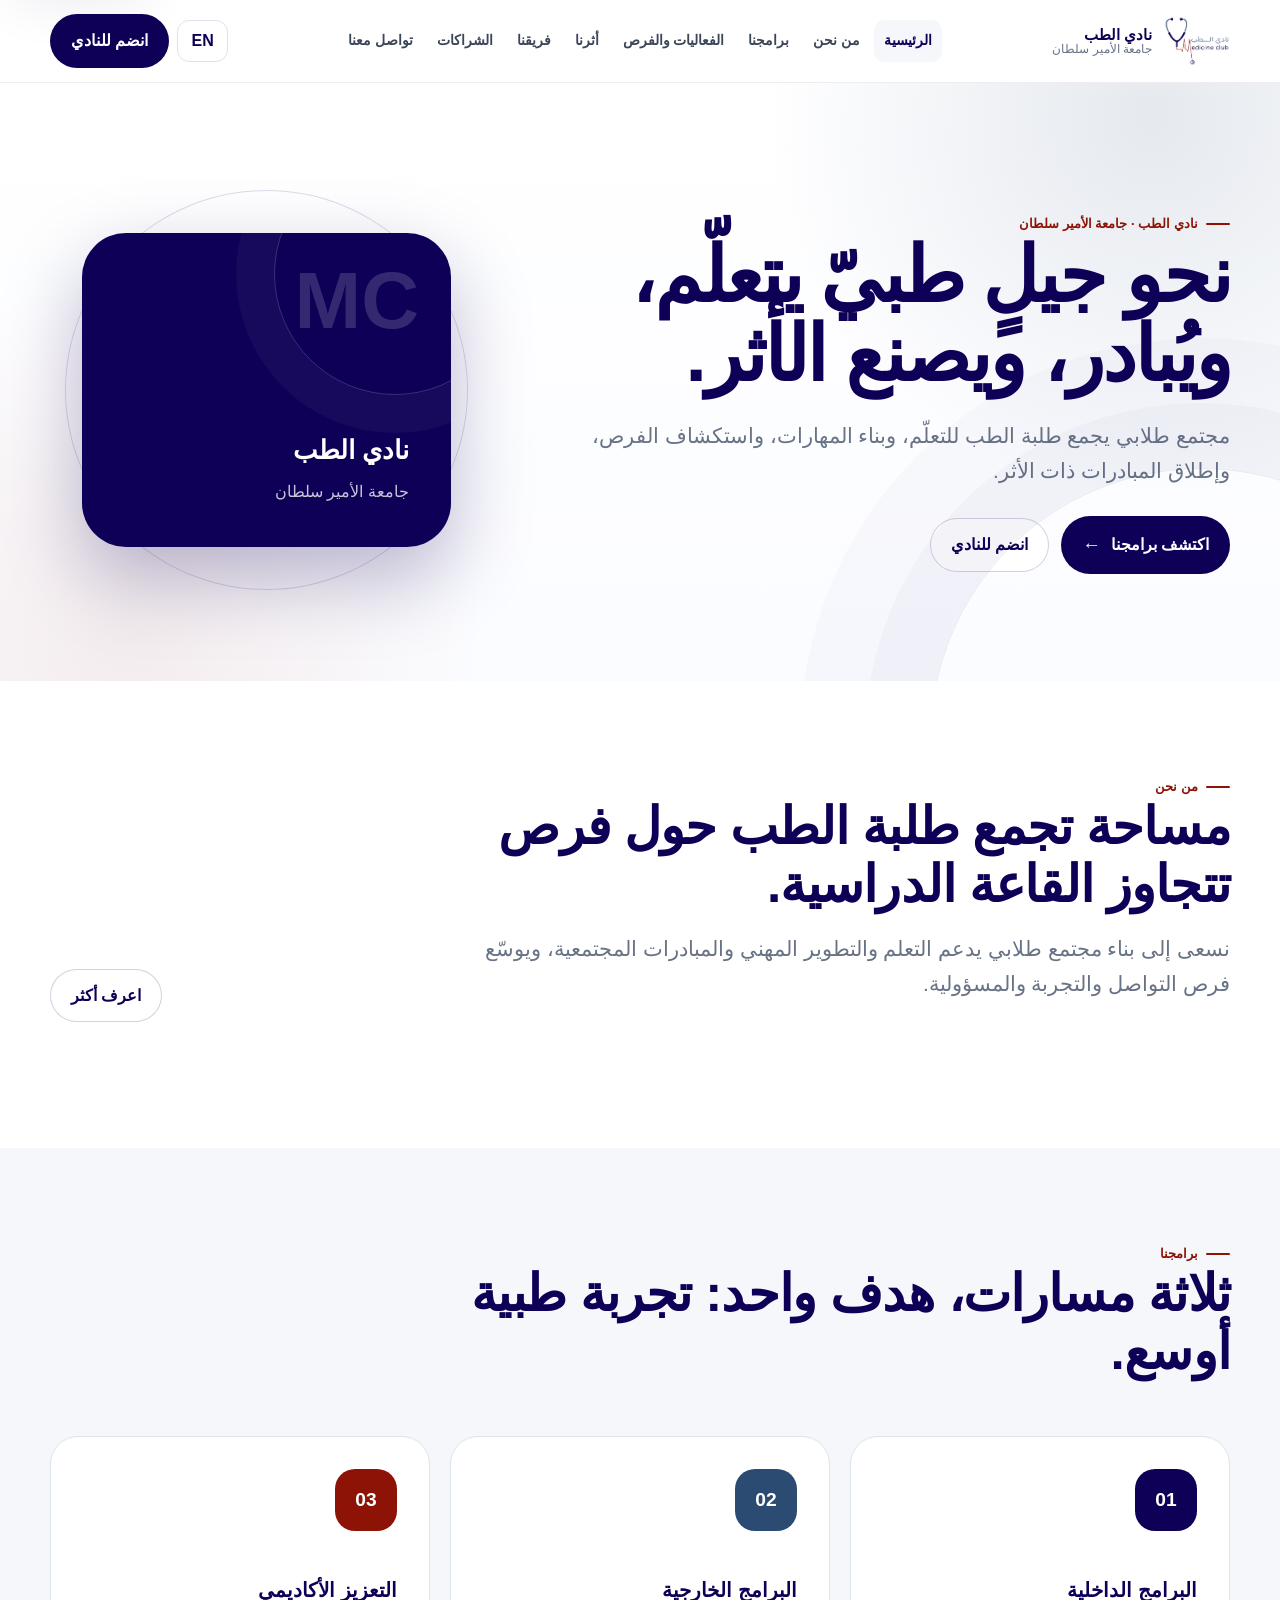
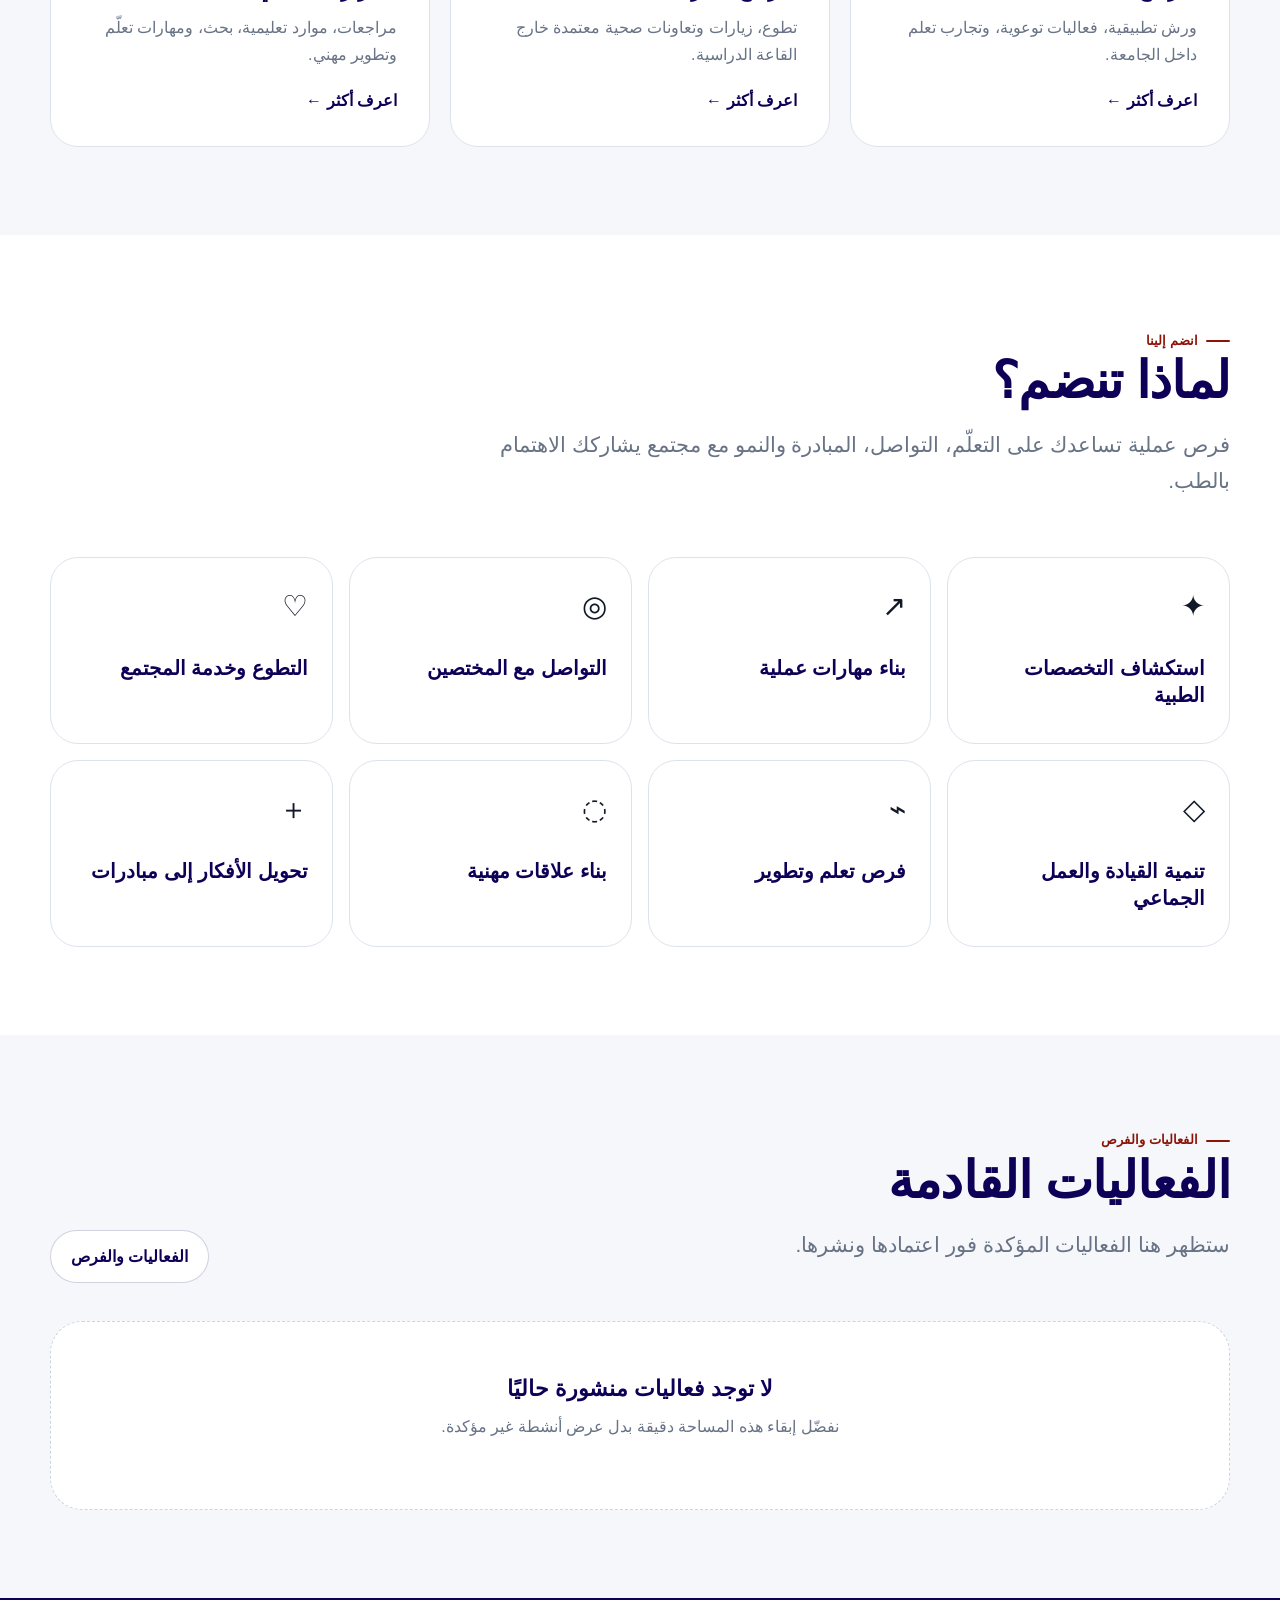
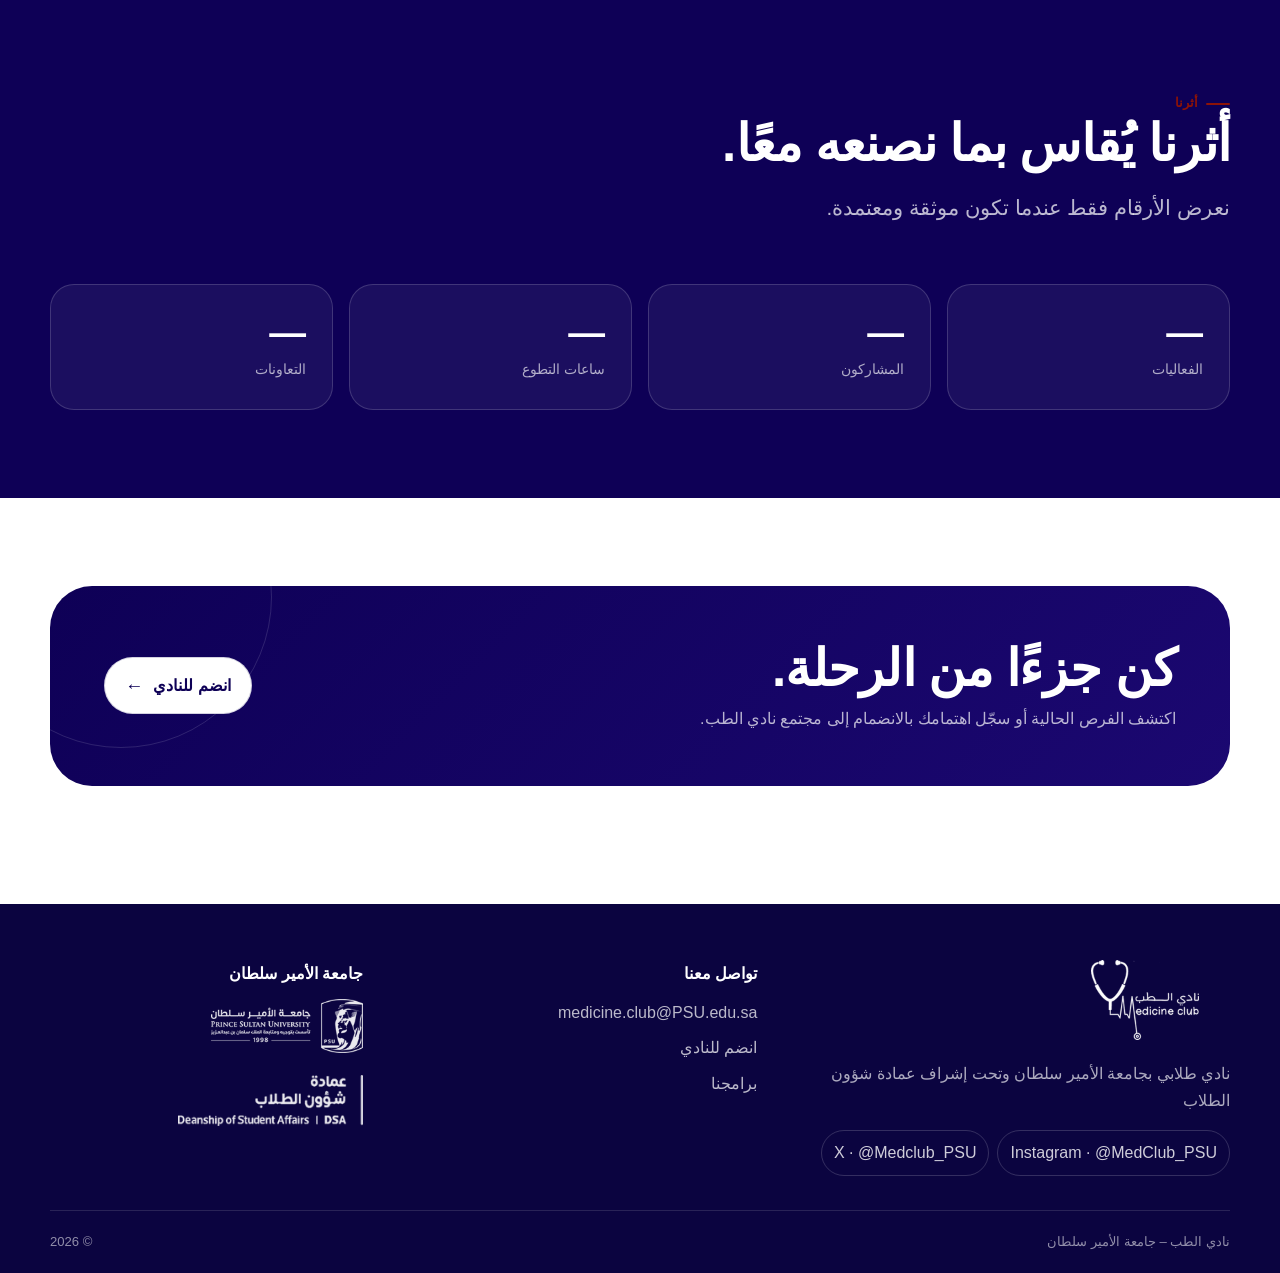
<file: index.html>
<!doctype html>
<html lang="ar" dir="rtl">
<head>
<meta charset="utf-8">
<meta name="viewport" content="width=device-width, initial-scale=1">
<title>Medicine Club | نادي الطب</title>
<meta name="description" content="Medicine Club at Prince Sultan University — a student-led community for medical learning, professional growth, volunteering and community impact.">
<meta name="theme-color" content="#0E0056">
<link rel="icon" type="image/webp" href="assets/mc-logo-color.webp">
<link rel="stylesheet" href="assets/styles.css">
</head>
<body data-page="home">
<a class="skip-link" href="#main">Skip to content</a>
<div id="header"></div>
<main id="main" tabindex="-1"></main>
<div id="footer"></div>
<script src="assets/config.js"></script>
<script src="assets/site.js"></script>
</body>
</html>
</file>
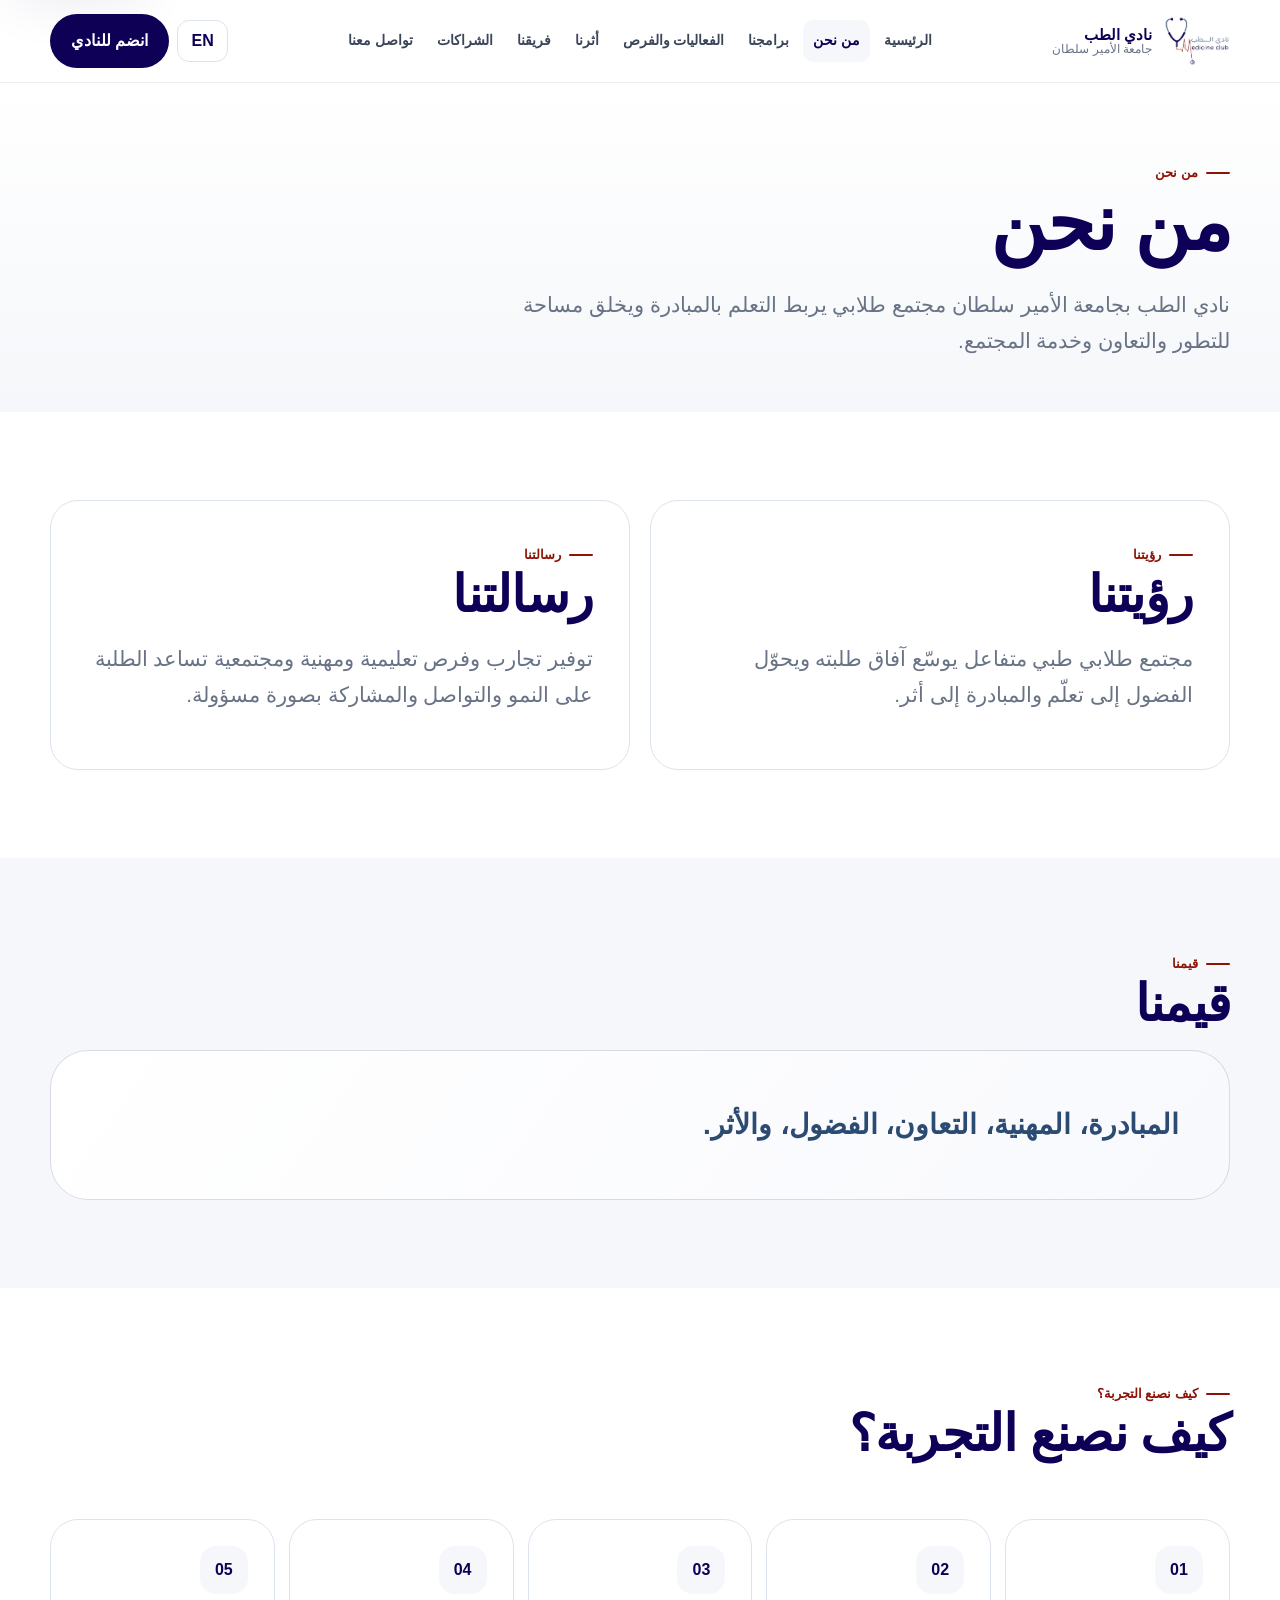
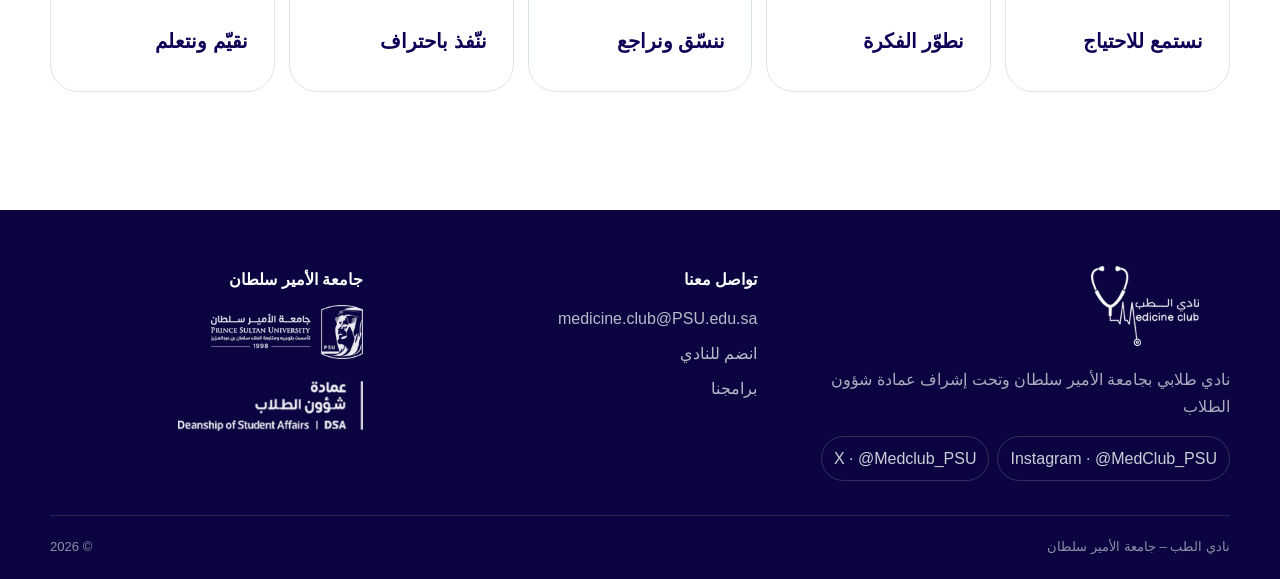
<file: about.html>
<!doctype html>
<html lang="ar" dir="rtl">
<head>
<meta charset="utf-8">
<meta name="viewport" content="width=device-width, initial-scale=1">
<title>About Us | من نحن</title>
<meta name="description" content="Medicine Club at Prince Sultan University — a student-led community for medical learning, professional growth, volunteering and community impact.">
<meta name="theme-color" content="#0E0056">
<link rel="icon" type="image/webp" href="assets/mc-logo-color.webp">
<link rel="stylesheet" href="assets/styles.css">
</head>
<body data-page="about">
<a class="skip-link" href="#main">Skip to content</a>
<div id="header"></div>
<main id="main" tabindex="-1"></main>
<div id="footer"></div>
<script src="assets/config.js"></script>
<script src="assets/site.js"></script>
</body>
</html>
</file>
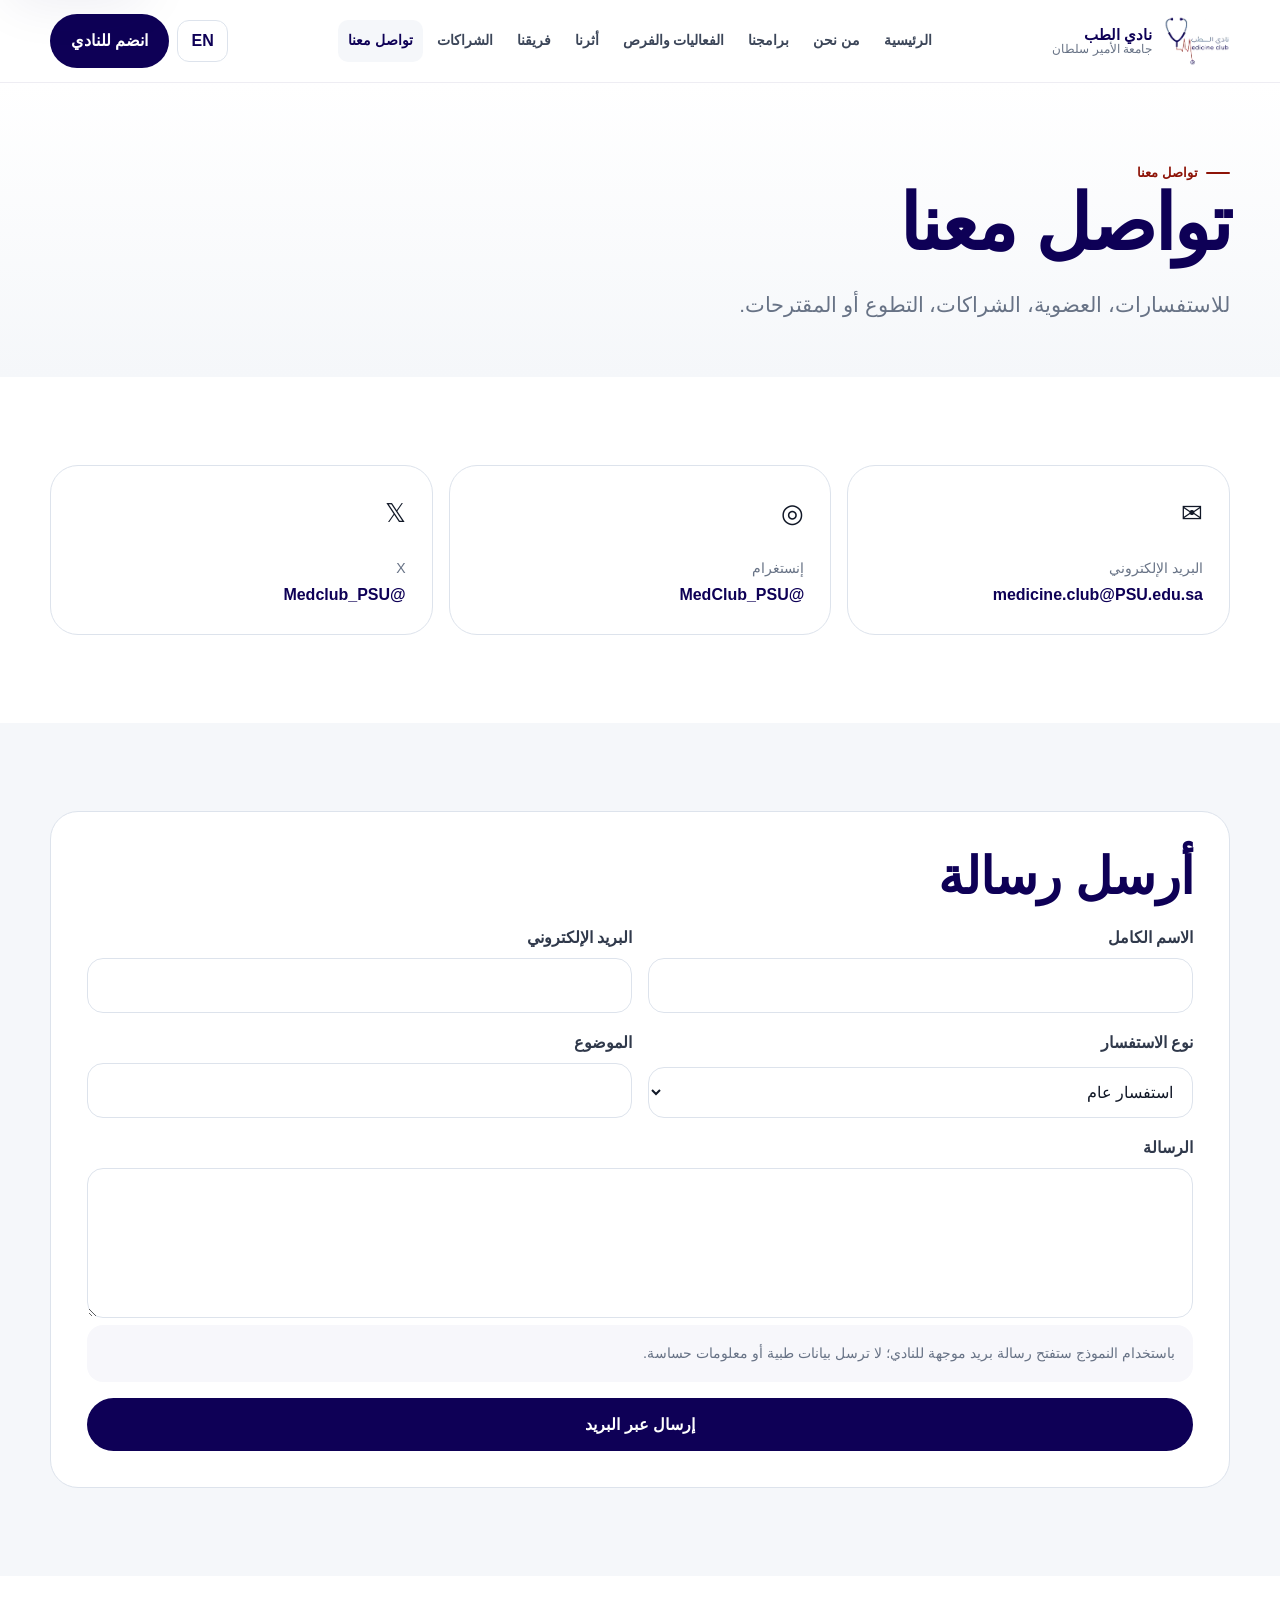
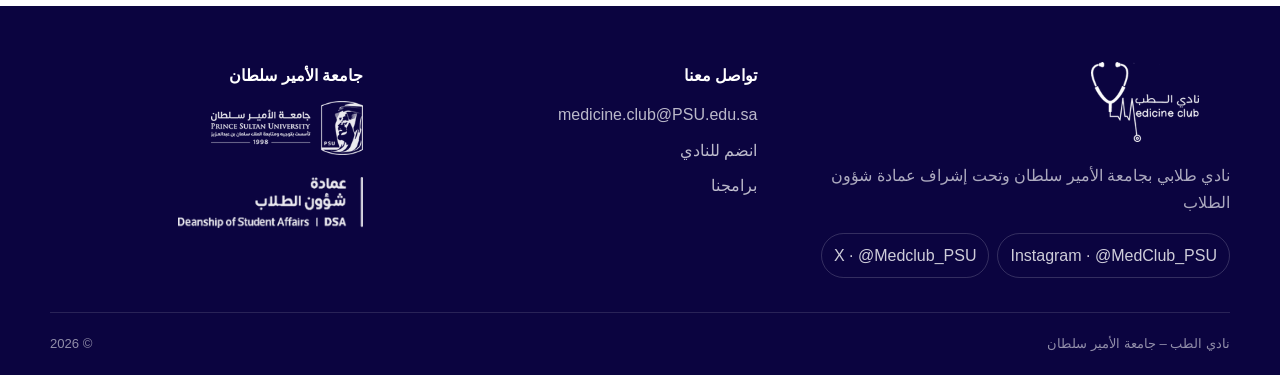
<file: contact.html>
<!doctype html>
<html lang="ar" dir="rtl">
<head>
<meta charset="utf-8">
<meta name="viewport" content="width=device-width, initial-scale=1">
<title>Contact Us | تواصل معنا</title>
<meta name="description" content="Medicine Club at Prince Sultan University — a student-led community for medical learning, professional growth, volunteering and community impact.">
<meta name="theme-color" content="#0E0056">
<link rel="icon" type="image/webp" href="assets/mc-logo-color.webp">
<link rel="stylesheet" href="assets/styles.css">
</head>
<body data-page="contact">
<a class="skip-link" href="#main">Skip to content</a>
<div id="header"></div>
<main id="main" tabindex="-1"></main>
<div id="footer"></div>
<script src="assets/config.js"></script>
<script src="assets/site.js"></script>
</body>
</html>
</file>
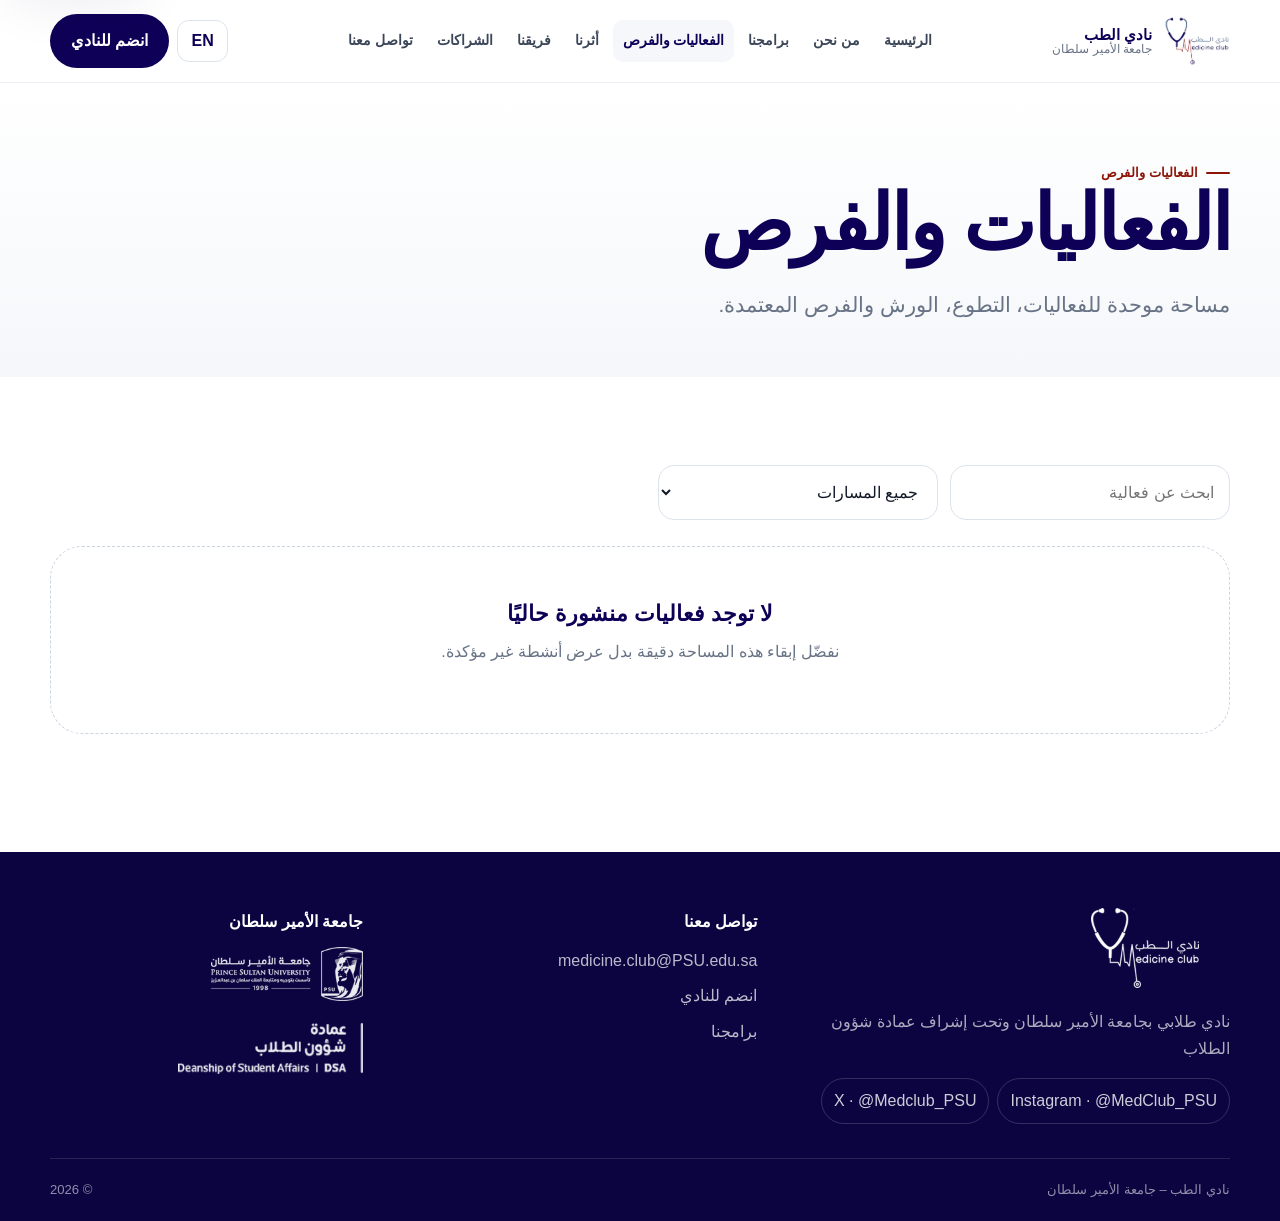
<file: events.html>
<!doctype html>
<html lang="ar" dir="rtl">
<head>
<meta charset="utf-8">
<meta name="viewport" content="width=device-width, initial-scale=1">
<title>Events & Opportunities | الفعاليات والفرص</title>
<meta name="description" content="Medicine Club at Prince Sultan University — a student-led community for medical learning, professional growth, volunteering and community impact.">
<meta name="theme-color" content="#0E0056">
<link rel="icon" type="image/webp" href="assets/mc-logo-color.webp">
<link rel="stylesheet" href="assets/styles.css">
</head>
<body data-page="events">
<a class="skip-link" href="#main">Skip to content</a>
<div id="header"></div>
<main id="main" tabindex="-1"></main>
<div id="footer"></div>
<script src="assets/config.js"></script>
<script src="assets/site.js"></script>
</body>
</html>
</file>
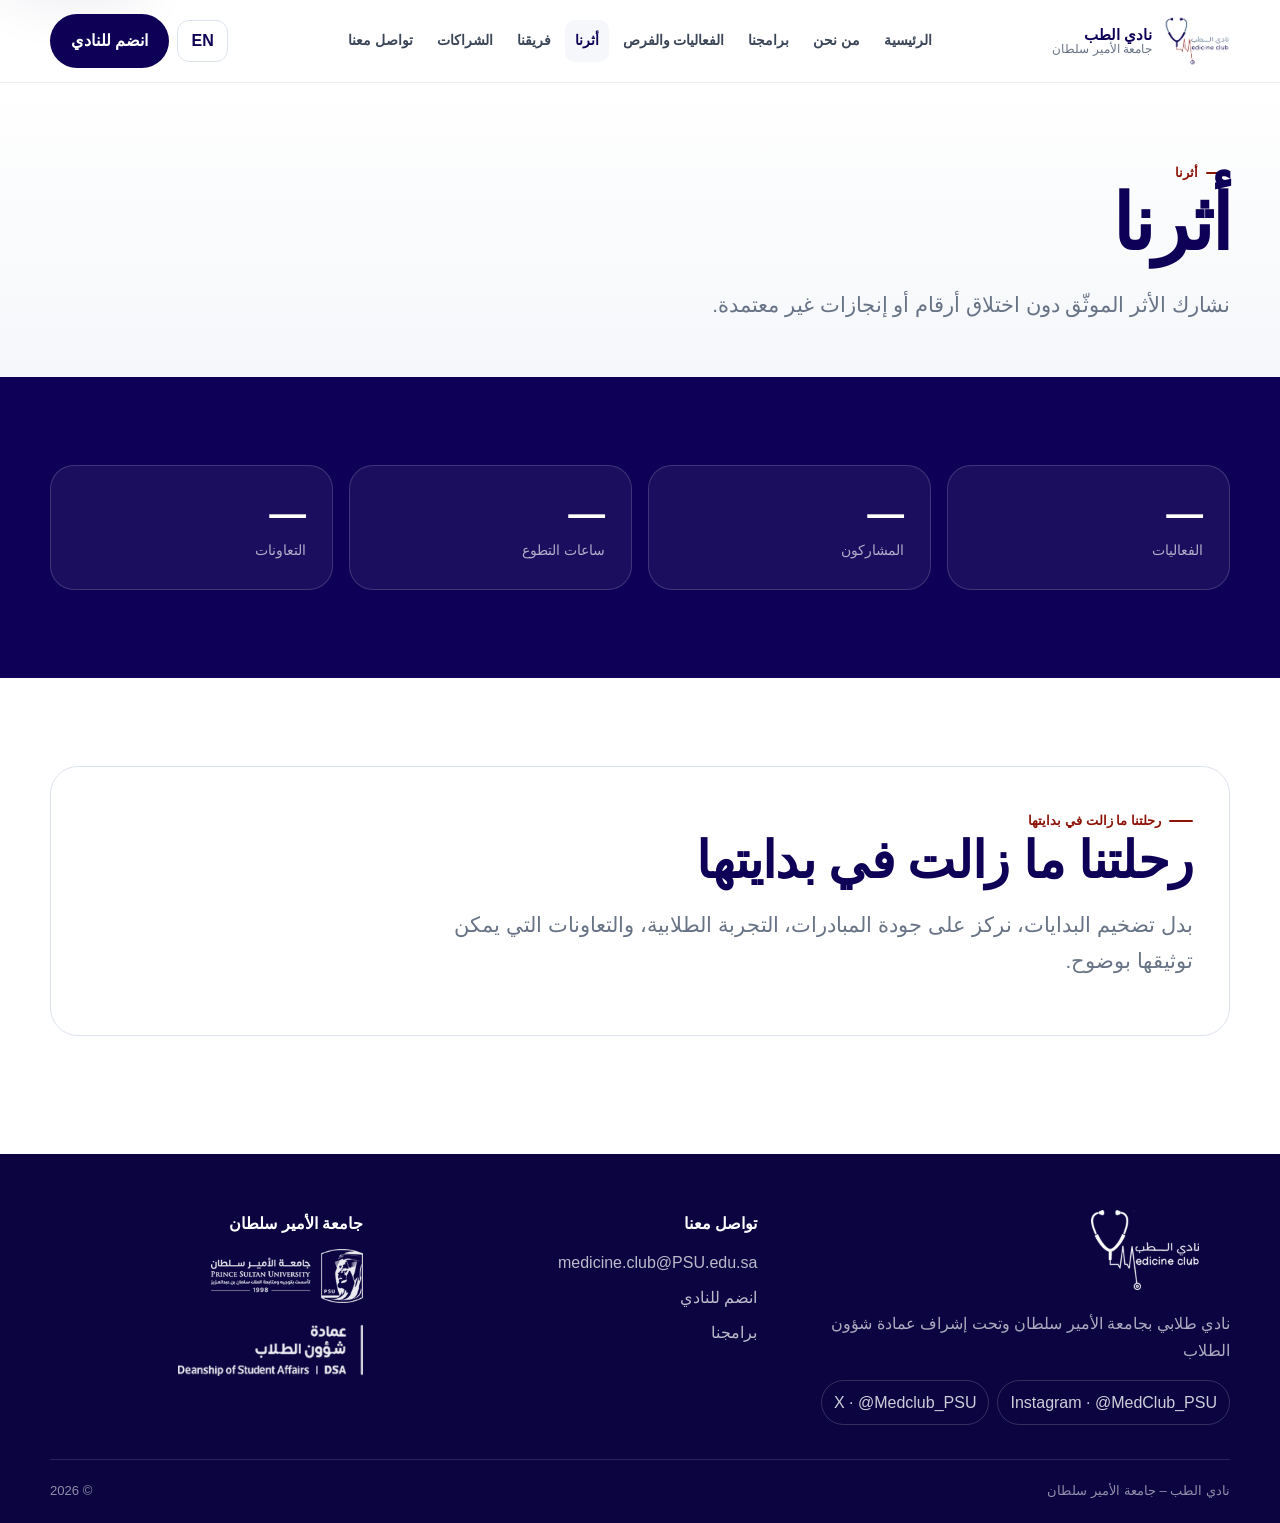
<file: impact.html>
<!doctype html>
<html lang="ar" dir="rtl">
<head>
<meta charset="utf-8">
<meta name="viewport" content="width=device-width, initial-scale=1">
<title>Our Impact | أثرنا</title>
<meta name="description" content="Medicine Club at Prince Sultan University — a student-led community for medical learning, professional growth, volunteering and community impact.">
<meta name="theme-color" content="#0E0056">
<link rel="icon" type="image/webp" href="assets/mc-logo-color.webp">
<link rel="stylesheet" href="assets/styles.css">
</head>
<body data-page="impact">
<a class="skip-link" href="#main">Skip to content</a>
<div id="header"></div>
<main id="main" tabindex="-1"></main>
<div id="footer"></div>
<script src="assets/config.js"></script>
<script src="assets/site.js"></script>
</body>
</html>
</file>
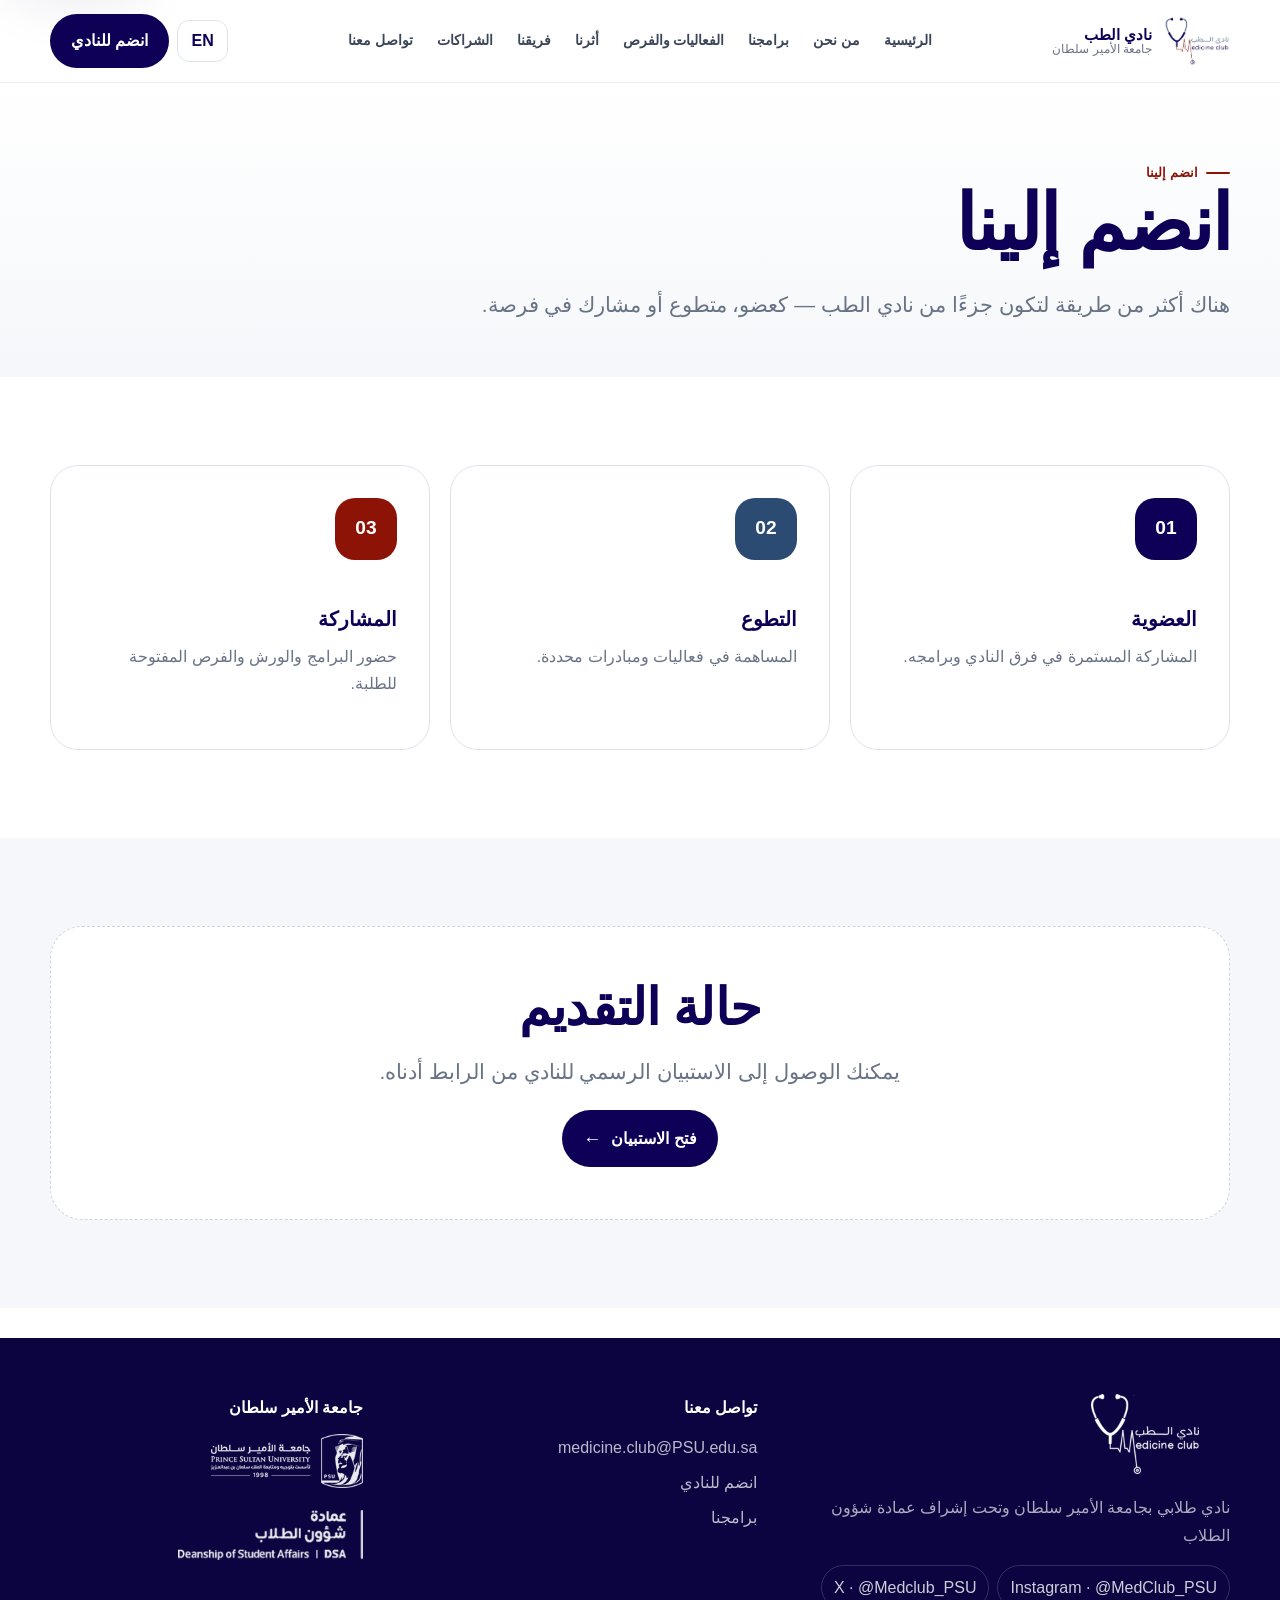
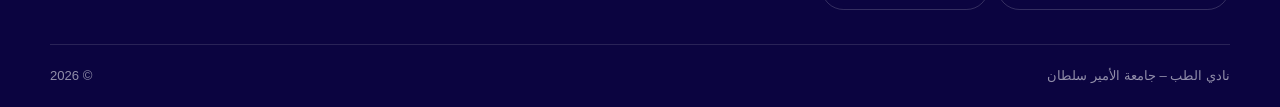
<file: join.html>
<!doctype html>
<html lang="ar" dir="rtl">
<head>
<meta charset="utf-8">
<meta name="viewport" content="width=device-width, initial-scale=1">
<title>Join Us | انضم إلينا</title>
<meta name="description" content="Medicine Club at Prince Sultan University — a student-led community for medical learning, professional growth, volunteering and community impact.">
<meta name="theme-color" content="#0E0056">
<link rel="icon" type="image/webp" href="assets/mc-logo-color.webp">
<link rel="stylesheet" href="assets/styles.css">
</head>
<body data-page="join">
<a class="skip-link" href="#main">Skip to content</a>
<div id="header"></div>
<main id="main" tabindex="-1"></main>
<div id="footer"></div>
<script src="assets/config.js"></script>
<script src="assets/site.js"></script>
</body>
</html>
</file>
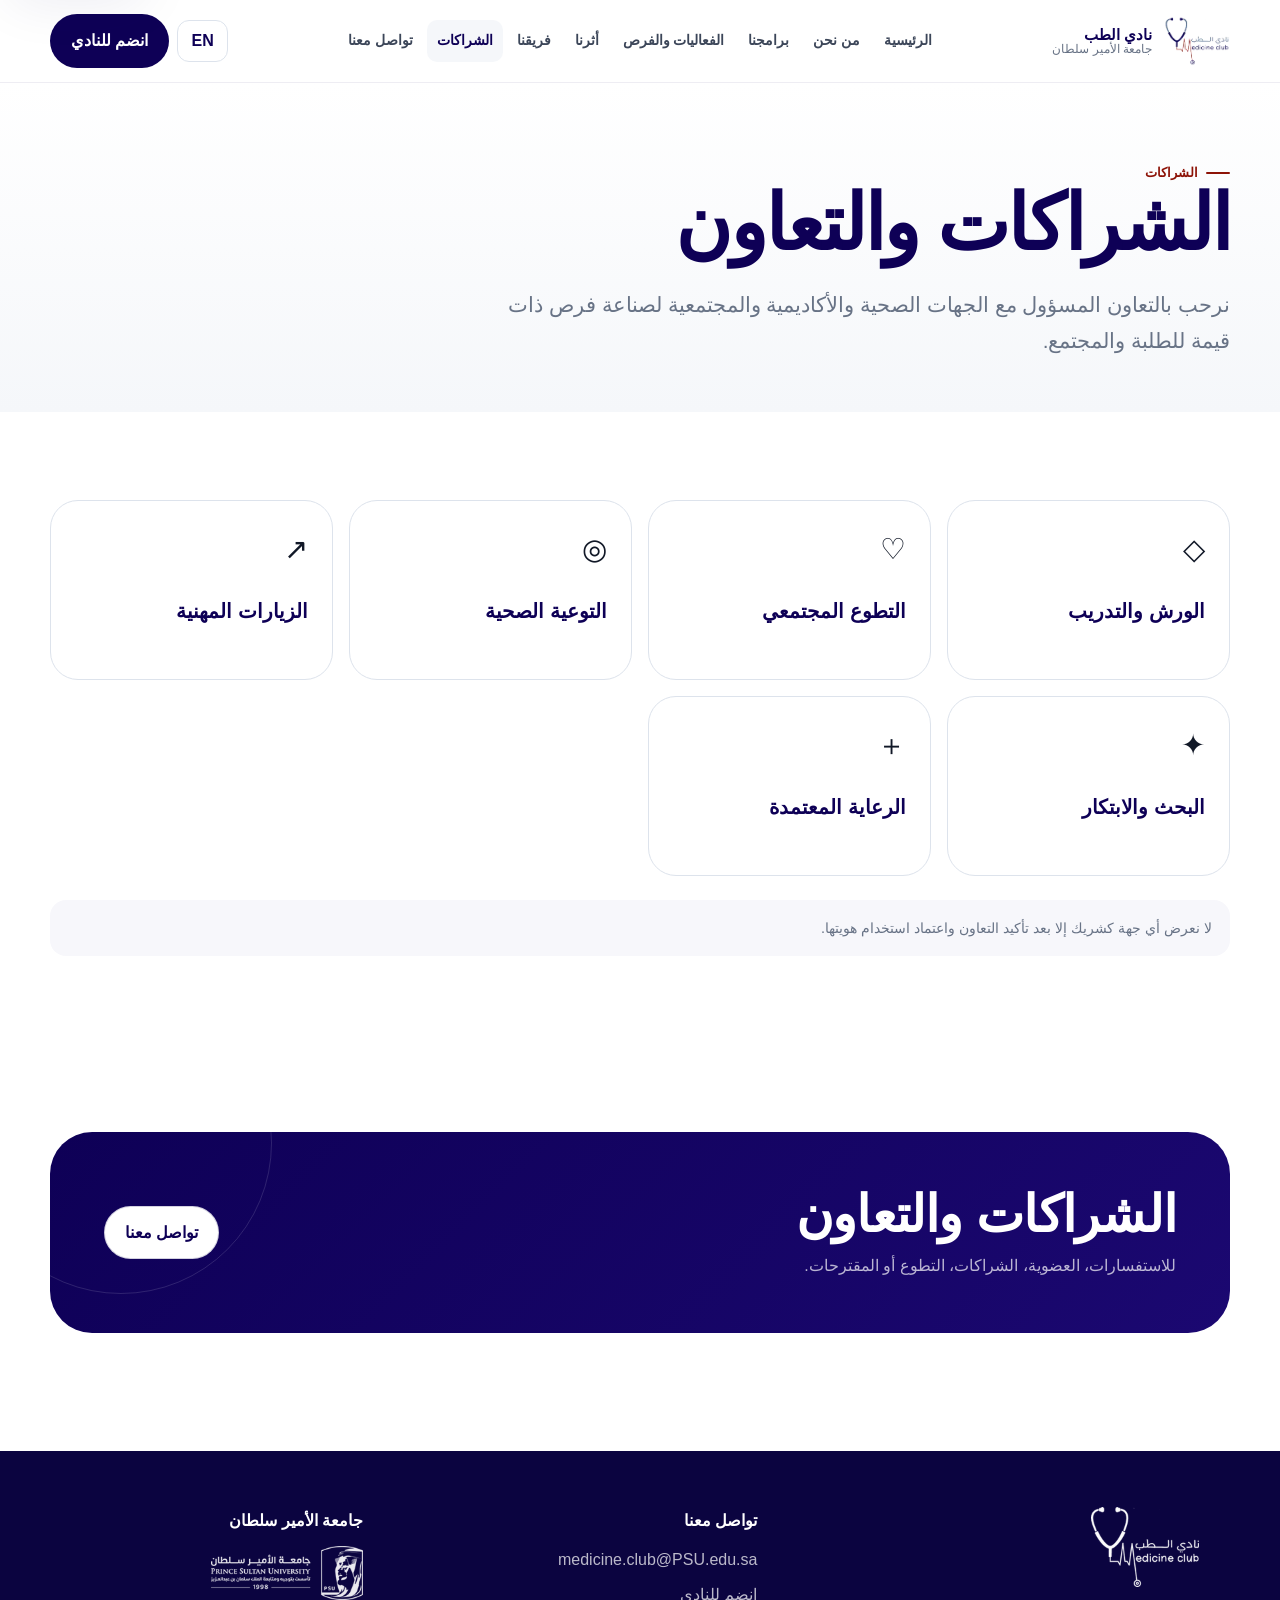
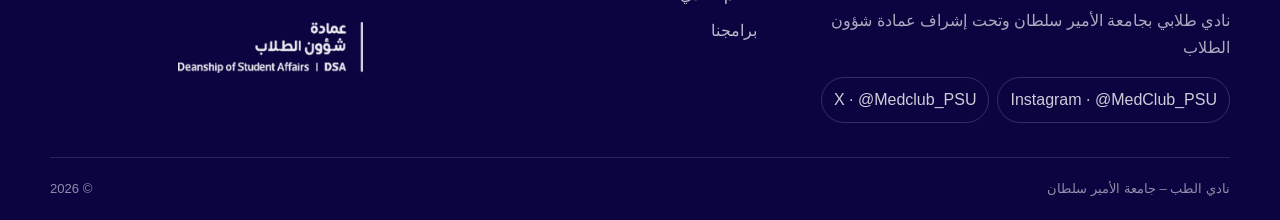
<file: partners.html>
<!doctype html>
<html lang="ar" dir="rtl">
<head>
<meta charset="utf-8">
<meta name="viewport" content="width=device-width, initial-scale=1">
<title>Partners & Collaborations | الشراكات والتعاون</title>
<meta name="description" content="Medicine Club at Prince Sultan University — a student-led community for medical learning, professional growth, volunteering and community impact.">
<meta name="theme-color" content="#0E0056">
<link rel="icon" type="image/webp" href="assets/mc-logo-color.webp">
<link rel="stylesheet" href="assets/styles.css">
</head>
<body data-page="partners">
<a class="skip-link" href="#main">Skip to content</a>
<div id="header"></div>
<main id="main" tabindex="-1"></main>
<div id="footer"></div>
<script src="assets/config.js"></script>
<script src="assets/site.js"></script>
</body>
</html>
</file>
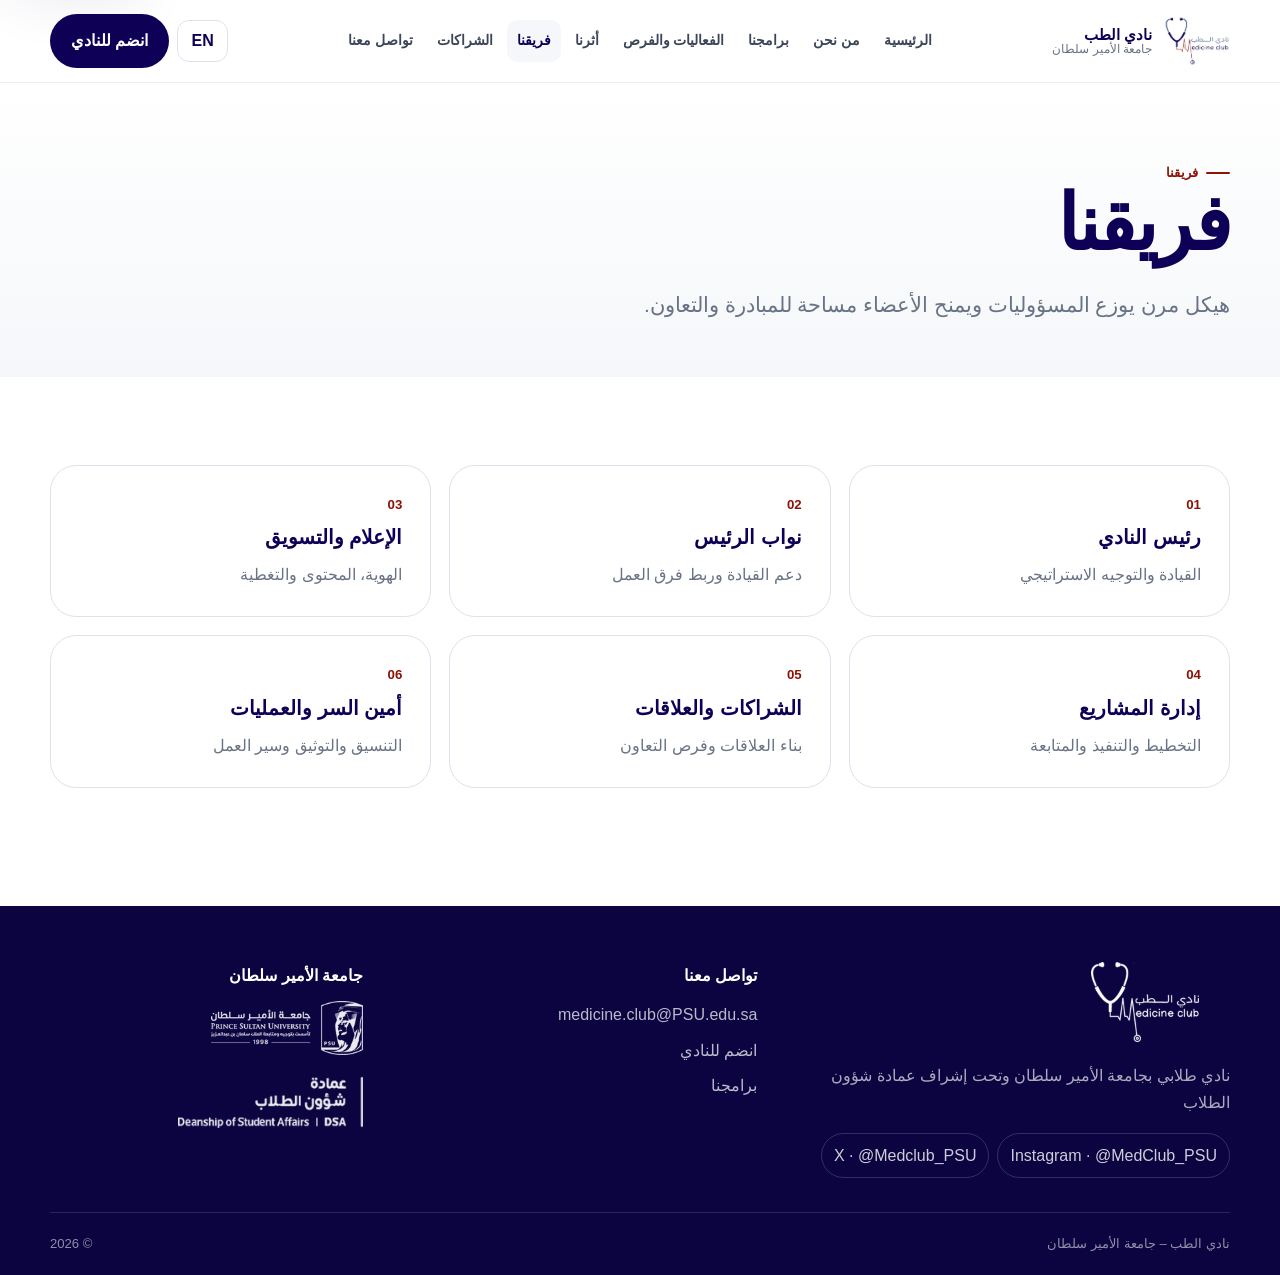
<file: team.html>
<!doctype html>
<html lang="ar" dir="rtl">
<head>
<meta charset="utf-8">
<meta name="viewport" content="width=device-width, initial-scale=1">
<title>Our Team | فريقنا</title>
<meta name="description" content="Medicine Club at Prince Sultan University — a student-led community for medical learning, professional growth, volunteering and community impact.">
<meta name="theme-color" content="#0E0056">
<link rel="icon" type="image/webp" href="assets/mc-logo-color.webp">
<link rel="stylesheet" href="assets/styles.css">
</head>
<body data-page="team">
<a class="skip-link" href="#main">Skip to content</a>
<div id="header"></div>
<main id="main" tabindex="-1"></main>
<div id="footer"></div>
<script src="assets/config.js"></script>
<script src="assets/site.js"></script>
</body>
</html>
</file>
<file: assets/styles.css>
:root{
  --indigo:#0E0056;--blue:#2C4B73;--red:#8D1307;--ink:#111827;--muted:#687386;
  --mist:#F5F7FA;--white:#fff;--line:#DDE3EC;--soft:#EEF2F7;--radius:28px;
  --shadow:0 18px 55px rgba(14,0,86,.09);--shadow2:0 12px 32px rgba(14,0,86,.12);
  --container:min(1180px,calc(100% - 40px));--ease:cubic-bezier(.2,.8,.2,1)
}
*{box-sizing:border-box}
html{scroll-behavior:smooth}
body{margin:0;background:#fff;color:var(--ink);font-family:"Montserrat","Segoe UI",Tahoma,Arial,sans-serif;line-height:1.7;-webkit-font-smoothing:antialiased}
html[dir="rtl"] body{font-family:"Arial","Tahoma","Segoe UI",sans-serif}
a{color:inherit;text-decoration:none}
img{max-width:100%;display:block}
button,input,select,textarea{font:inherit}
button,a{ -webkit-tap-highlight-color:transparent}
.skip-link{position:fixed;top:10px;left:10px;z-index:9999;background:#fff;color:var(--indigo);padding:10px 14px;border-radius:12px;transform:translateY(-160%);box-shadow:var(--shadow)}
.skip-link:focus{transform:none}
.container{width:var(--container);margin-inline:auto}
.section{padding:88px 0}
.section-sm{padding:56px 0}
.eyebrow{display:inline-flex;align-items:center;gap:8px;color:var(--red);font-weight:800;font-size:.82rem;letter-spacing:.07em;text-transform:uppercase}
html[dir="rtl"] .eyebrow{letter-spacing:0}
.eyebrow:before{content:"";width:24px;height:2px;background:currentColor;border-radius:99px}
h1,h2,h3,p{margin-top:0}
h1{font-size:clamp(2.7rem,6vw,5.4rem);line-height:1.03;letter-spacing:-.045em;margin-bottom:24px;color:var(--indigo)}
html[dir="rtl"] h1{letter-spacing:-.025em}
h2{font-size:clamp(2rem,4vw,3.5rem);line-height:1.12;letter-spacing:-.035em;color:var(--indigo);margin-bottom:18px}
html[dir="rtl"] h2{letter-spacing:-.015em}
h3{font-size:1.25rem;line-height:1.35;color:var(--indigo);margin-bottom:10px}
.lead{font-size:clamp(1.08rem,1.8vw,1.3rem);color:var(--muted);max-width:760px}
.muted{color:var(--muted)}
.center{text-align:center}
.center .lead{margin-inline:auto}
.kicker{font-size:.9rem;font-weight:800;color:var(--blue)}
.btn{display:inline-flex;align-items:center;justify-content:center;gap:10px;min-height:50px;padding:12px 20px;border-radius:999px;border:1px solid transparent;font-weight:800;transition:transform .25s var(--ease),box-shadow .25s var(--ease),background .25s,color .25s,border-color .25s;cursor:pointer}
.btn:hover,.btn:focus-visible{transform:translateY(-2px);box-shadow:0 10px 24px rgba(14,0,86,.15)}
.btn-primary{background:var(--indigo);color:#fff}
.btn-primary:hover{background:#18006f}
.btn-secondary{background:#fff;color:var(--indigo);border-color:rgba(14,0,86,.18)}
.btn-ghost{color:var(--indigo);padding-inline:10px}
.btn-arrow{font-size:1.15em;transition:transform .2s}
html[dir="rtl"] .btn:hover .btn-arrow{transform:translateX(-4px)}
html[dir="ltr"] .btn:hover .btn-arrow{transform:translateX(4px)}
.actions{display:flex;gap:12px;flex-wrap:wrap;align-items:center}
.site-header{position:sticky;top:0;z-index:1000;background:rgba(255,255,255,.88);backdrop-filter:blur(18px);border-bottom:1px solid rgba(14,0,86,.07)}
.nav{height:82px;display:flex;align-items:center;gap:24px}
.brand{display:flex;align-items:center;gap:12px;flex:0 0 auto}
.brand img{height:50px;width:auto;object-fit:contain}
.brand-copy{display:flex;flex-direction:column;line-height:1.15}
.brand-copy strong{color:var(--indigo);font-size:.95rem}
.brand-copy span{color:var(--muted);font-size:.72rem}
.nav-links{display:flex;gap:4px;align-items:center;margin-inline:auto}
.nav-link{padding:9px 10px;border-radius:10px;font-weight:700;font-size:.86rem;color:#3c4659;transition:.2s}
.nav-link:hover,.nav-link.active{background:var(--mist);color:var(--indigo)}
.nav-actions{display:flex;align-items:center;gap:8px}
.lang-btn,.menu-btn{border:1px solid var(--line);background:#fff;color:var(--indigo);height:42px;padding:0 13px;border-radius:12px;font-weight:800;cursor:pointer}
.menu-btn{width:44px;padding:0;display:none}
.mobile-panel{display:none;padding:0 0 20px}
.mobile-panel.open{display:grid;gap:6px}
.mobile-panel .nav-link{display:block;padding:12px}
.hero{position:relative;overflow:hidden;padding:92px 0 76px;background:
 radial-gradient(circle at 90% 5%,rgba(44,75,115,.12),transparent 30%),
 radial-gradient(circle at 10% 92%,rgba(141,19,7,.07),transparent 28%),
 linear-gradient(180deg,#fff,#fbfcff)}
.hero:after{content:"";position:absolute;inset:auto -15% -55% auto;width:540px;height:540px;border:1px solid rgba(14,0,86,.08);border-radius:50%;box-shadow:0 0 0 65px rgba(14,0,86,.025),0 0 0 130px rgba(14,0,86,.018)}
.hero-grid{display:grid;grid-template-columns:1.22fr .78fr;gap:70px;align-items:center}
.hero h1 span{color:var(--red)}
.hero-copy p{margin-bottom:28px}
.hero-art{position:relative;min-height:430px}
.orbit{position:absolute;inset:15px;border:1px solid rgba(14,0,86,.14);border-radius:50%;animation:spin 30s linear infinite}
.orbit:before,.orbit:after{content:"";position:absolute;width:14px;height:14px;background:var(--red);border-radius:50%}
.orbit:before{top:15%;left:8%}.orbit:after{right:8%;bottom:18%;background:var(--blue)}
.hero-card{position:absolute;inset:58px 32px;background:var(--indigo);border-radius:44px;color:#fff;padding:42px;box-shadow:0 30px 80px rgba(14,0,86,.28);display:flex;flex-direction:column;justify-content:flex-end;overflow:hidden}
.hero-card:before{content:"";position:absolute;width:240px;height:240px;border:1px solid rgba(255,255,255,.18);border-radius:50%;top:-80px;right:-65px;box-shadow:0 0 0 38px rgba(255,255,255,.035)}
.hero-card .mark{font-size:5rem;line-height:1;font-weight:900;opacity:.16;position:absolute;top:28px;inset-inline-start:32px}
.hero-card h3{color:#fff;font-size:1.6rem}
.hero-card p{color:rgba(255,255,255,.77);margin-bottom:0}
@keyframes spin{to{transform:rotate(360deg)}}
.section-head{display:flex;justify-content:space-between;gap:40px;align-items:flex-end;margin-bottom:38px}
.section-head>div:first-child{max-width:760px}
.cards{display:grid;grid-template-columns:repeat(3,1fr);gap:20px}
.card,.panel,.feature,.contact-card,.benefit,.timeline-item{position:relative;overflow:hidden;border:1px solid var(--line);background:#fff;border-radius:var(--radius);transition:transform .32s var(--ease),box-shadow .32s var(--ease),border-color .32s,opacity .25s}
.card:before,.panel:before,.contact-card:before,.benefit:before{content:"";position:absolute;inset:0;pointer-events:none;background:radial-gradient(380px circle at var(--mx,50%) var(--my,50%),rgba(14,0,86,.055),transparent 50%);opacity:0;transition:opacity .25s}
.card:hover:before,.panel:hover:before,.contact-card:hover:before,.benefit:hover:before{opacity:1}
.card:hover,.panel:hover,.contact-card:hover,.benefit:hover{transform:translateY(-6px);box-shadow:var(--shadow2);border-color:rgba(14,0,86,.18)}
.card{padding:32px;min-height:285px}
.card-icon{width:62px;height:62px;border-radius:20px;background:var(--indigo);color:#fff;display:grid;place-items:center;font-size:1.2rem;font-weight:900;margin-bottom:46px;transition:transform .3s var(--ease),opacity .3s,box-shadow .3s}
.card:nth-child(2) .card-icon{background:var(--blue)}
.card:nth-child(3) .card-icon{background:var(--red)}
.card-icon.number-focus{transform:scale(1.35);box-shadow:0 10px 28px rgba(14,0,86,.22)}
.cards.has-number-focus .card-icon:not(.number-focus){transform:scale(.84);opacity:.5}
.card p{color:var(--muted);margin-bottom:0}
.card-link{display:inline-flex;margin-top:18px;color:var(--indigo);font-weight:800}
.soft{background:var(--mist)}
.dark{background:var(--indigo);color:#fff}
.dark h2,.dark h3{color:#fff}.dark .lead,.dark .muted{color:rgba(255,255,255,.72)}
.benefits{display:grid;grid-template-columns:repeat(4,1fr);gap:16px}
.benefit{padding:24px;min-height:180px}
.benefit .ico{font-size:1.8rem;margin-bottom:24px}
.empty-state{border:1.5px dashed #cbd4e1;border-radius:32px;padding:52px;text-align:center;background:#fff}
.empty-state h3{font-size:1.35rem}
.metric-grid{display:grid;grid-template-columns:repeat(4,1fr);gap:16px}
.metric{border:1px solid rgba(255,255,255,.16);border-radius:24px;padding:26px;background:rgba(255,255,255,.055);transition:.3s var(--ease)}
.metric:hover{transform:translateY(-5px);background:rgba(255,255,255,.09)}
.metric strong{display:block;font-size:2.3rem;color:#fff;line-height:1.2}
.metric span{color:rgba(255,255,255,.65);font-size:.9rem}
.cta{background:linear-gradient(135deg,var(--indigo),#1b0871);border-radius:42px;padding:54px;color:#fff;display:flex;justify-content:space-between;align-items:center;gap:34px;overflow:hidden;position:relative}
.cta:after{content:"";position:absolute;width:300px;height:300px;border:1px solid rgba(255,255,255,.13);border-radius:50%;inset-inline-end:-80px;top:-140px}
.cta h2{color:#fff;margin-bottom:8px}.cta p{color:rgba(255,255,255,.7);margin:0}
.cta .btn-secondary{position:relative;z-index:2}
.page-hero{padding:72px 0 54px;background:linear-gradient(180deg,#fff,var(--mist))}
.page-hero .lead{margin-bottom:0}
.two-col{display:grid;grid-template-columns:1fr 1fr;gap:20px}
.panel{padding:36px}
.value-box{border:1px solid rgba(14,0,86,.14);border-radius:38px;padding:50px;background:linear-gradient(125deg,#fff,#f8f9fd);font-size:clamp(1.35rem,2.2vw,1.85rem);font-weight:800;color:var(--blue)}
.timeline{display:grid;grid-template-columns:repeat(5,1fr);gap:14px}
.timeline-item{padding:26px}
.timeline-num{display:inline-grid;place-items:center;width:48px;height:48px;border-radius:16px;background:var(--mist);color:var(--indigo);font-weight:900;margin-bottom:34px;transition:.3s var(--ease)}
.timeline-num.number-focus{transform:scale(1.35);background:var(--indigo);color:#fff}
.timeline.has-number-focus .timeline-num:not(.number-focus){transform:scale(.82);opacity:.5}
.featured-grid{display:grid;grid-template-columns:1fr 1fr;gap:22px}
.featured-card{border-radius:30px;overflow:hidden;border:1px solid var(--line);background:#fff;box-shadow:0 8px 26px rgba(14,0,86,.06);transition:.35s var(--ease)}
.featured-card:hover{transform:translateY(-7px);box-shadow:var(--shadow2)}
.featured-media{aspect-ratio:16/9;overflow:hidden;background:#e9edf4}
.featured-media img{width:100%;height:100%;object-fit:cover;transition:transform .55s var(--ease)}
.featured-card:hover img{transform:scale(1.045)}
.featured-body{padding:26px}
.featured-body .source{color:var(--red);font-weight:800;font-size:.82rem}
.featured-body h3{margin:8px 0 8px}
.featured-body p{color:var(--muted);margin:0}
.featured-arrow{float:inline-end;color:var(--indigo);font-weight:900;font-size:1.2rem;transition:transform .25s}
html[dir="rtl"] .featured-card:hover .featured-arrow{transform:translateX(-5px)}
html[dir="ltr"] .featured-card:hover .featured-arrow{transform:translateX(5px)}
.filters{display:flex;gap:12px;flex-wrap:wrap;margin-bottom:26px}
.field{width:100%;border:1px solid var(--line);border-radius:16px;padding:13px 15px;background:#fff;color:var(--ink);outline:none;transition:border .2s,box-shadow .2s}
.field:focus{border-color:var(--blue);box-shadow:0 0 0 4px rgba(44,75,115,.09)}
.filters .field{max-width:280px}
.team-grid{display:grid;grid-template-columns:repeat(3,1fr);gap:18px}
.role-card{padding:28px;border-radius:26px;background:#fff;border:1px solid var(--line)}
.role-card .role{color:var(--red);font-weight:800;font-size:.83rem;margin-bottom:8px}
.role-card p{color:var(--muted);margin-bottom:0}
.contact-grid{display:grid;grid-template-columns:repeat(3,1fr);gap:16px}
.contact-card{padding:26px}
.contact-card .ico{font-size:1.6rem;margin-bottom:22px}
.contact-card span{display:block;color:var(--muted);font-size:.88rem}
.contact-card strong{color:var(--indigo);overflow-wrap:anywhere}
.form-grid{display:grid;grid-template-columns:1fr 1fr;gap:16px}
.form-group{display:grid;gap:7px}
.form-group.full{grid-column:1/-1}
label{font-weight:800;color:#30394b}
textarea.field{min-height:150px;resize:vertical}
.notice{padding:16px 18px;border-radius:16px;background:#f7f7fb;color:var(--muted);font-size:.9rem}
.site-footer{background:#0b0440;color:#fff;margin-top:30px}
.footer-grid{display:grid;grid-template-columns:1.1fr .9fr .8fr;gap:42px;padding:56px 0 34px}
.footer-club-logo{width:170px;max-height:80px;object-fit:contain;object-position:inherit;margin-bottom:20px}
.footer-affiliation{color:rgba(255,255,255,.66);max-width:430px}
.footer-title{font-weight:900;margin-bottom:12px}
.footer-links{display:grid;gap:8px;color:rgba(255,255,255,.72)}
.footer-links a:hover{color:#fff}
.institutional-logos{display:flex;align-items:center;gap:22px;flex-wrap:wrap}
.institutional-logos img{max-height:54px;max-width:185px;width:auto;object-fit:contain;filter:brightness(0) invert(1);opacity:.92}
.footer-bottom{border-top:1px solid rgba(255,255,255,.12);padding:20px 0;color:rgba(255,255,255,.55);font-size:.82rem;display:flex;justify-content:space-between;gap:20px;flex-wrap:wrap}
.reveal{opacity:0;transform:translateY(20px);transition:opacity .7s var(--ease),transform .7s var(--ease)}
.reveal.is-visible{opacity:1;transform:none}
.social-row{display:flex;gap:8px;flex-wrap:wrap}
.social-chip{display:inline-flex;align-items:center;gap:8px;border:1px solid rgba(255,255,255,.17);padding:8px 12px;border-radius:999px;color:rgba(255,255,255,.8)}
.social-chip:hover{color:#fff;background:rgba(255,255,255,.07)}
@media(max-width:1080px){
 .nav-links{display:none}.menu-btn{display:block}.nav{height:74px}.brand img{height:44px}
 .hero-grid{grid-template-columns:1fr 1fr;gap:36px}
 .cards,.team-grid{grid-template-columns:repeat(2,1fr)}
 .benefits,.metric-grid{grid-template-columns:repeat(2,1fr)}
 .timeline{grid-template-columns:repeat(3,1fr)}
}
@media(max-width:760px){
 :root{--container:min(100% - 28px,1180px);--radius:22px}
 .section{padding:62px 0}.section-sm{padding:42px 0}
 .nav-actions .btn-primary{display:none}.brand-copy{display:none}
 .hero{padding:64px 0 48px}.hero-grid{grid-template-columns:1fr}.hero-art{min-height:330px}.hero-card{inset:40px 24px;padding:30px;border-radius:32px}
 .section-head{display:block}.section-head .btn{margin-top:18px}
 .cards,.two-col,.featured-grid,.team-grid,.contact-grid,.form-grid{grid-template-columns:1fr}
 .benefits,.metric-grid{grid-template-columns:1fr 1fr}
 .timeline{grid-template-columns:1fr 1fr}
 .cta{display:block;padding:38px 28px}.cta .actions{margin-top:24px}
 .footer-grid{grid-template-columns:1fr;gap:28px}.institutional-logos img{max-width:150px}
 .empty-state{padding:36px 20px}
}
@media(max-width:480px){
 .benefits,.metric-grid,.timeline{grid-template-columns:1fr}
 h1{font-size:2.65rem}.card{min-height:auto}.hero-art{min-height:285px}.hero-card{inset:30px 10px}
 .nav{gap:10px}.lang-btn{padding:0 9px}
}
@media(prefers-reduced-motion:reduce){
 *,*:before,*:after{animation:none!important;transition:none!important;scroll-behavior:auto!important}
 .reveal{opacity:1;transform:none}
}
</file>
